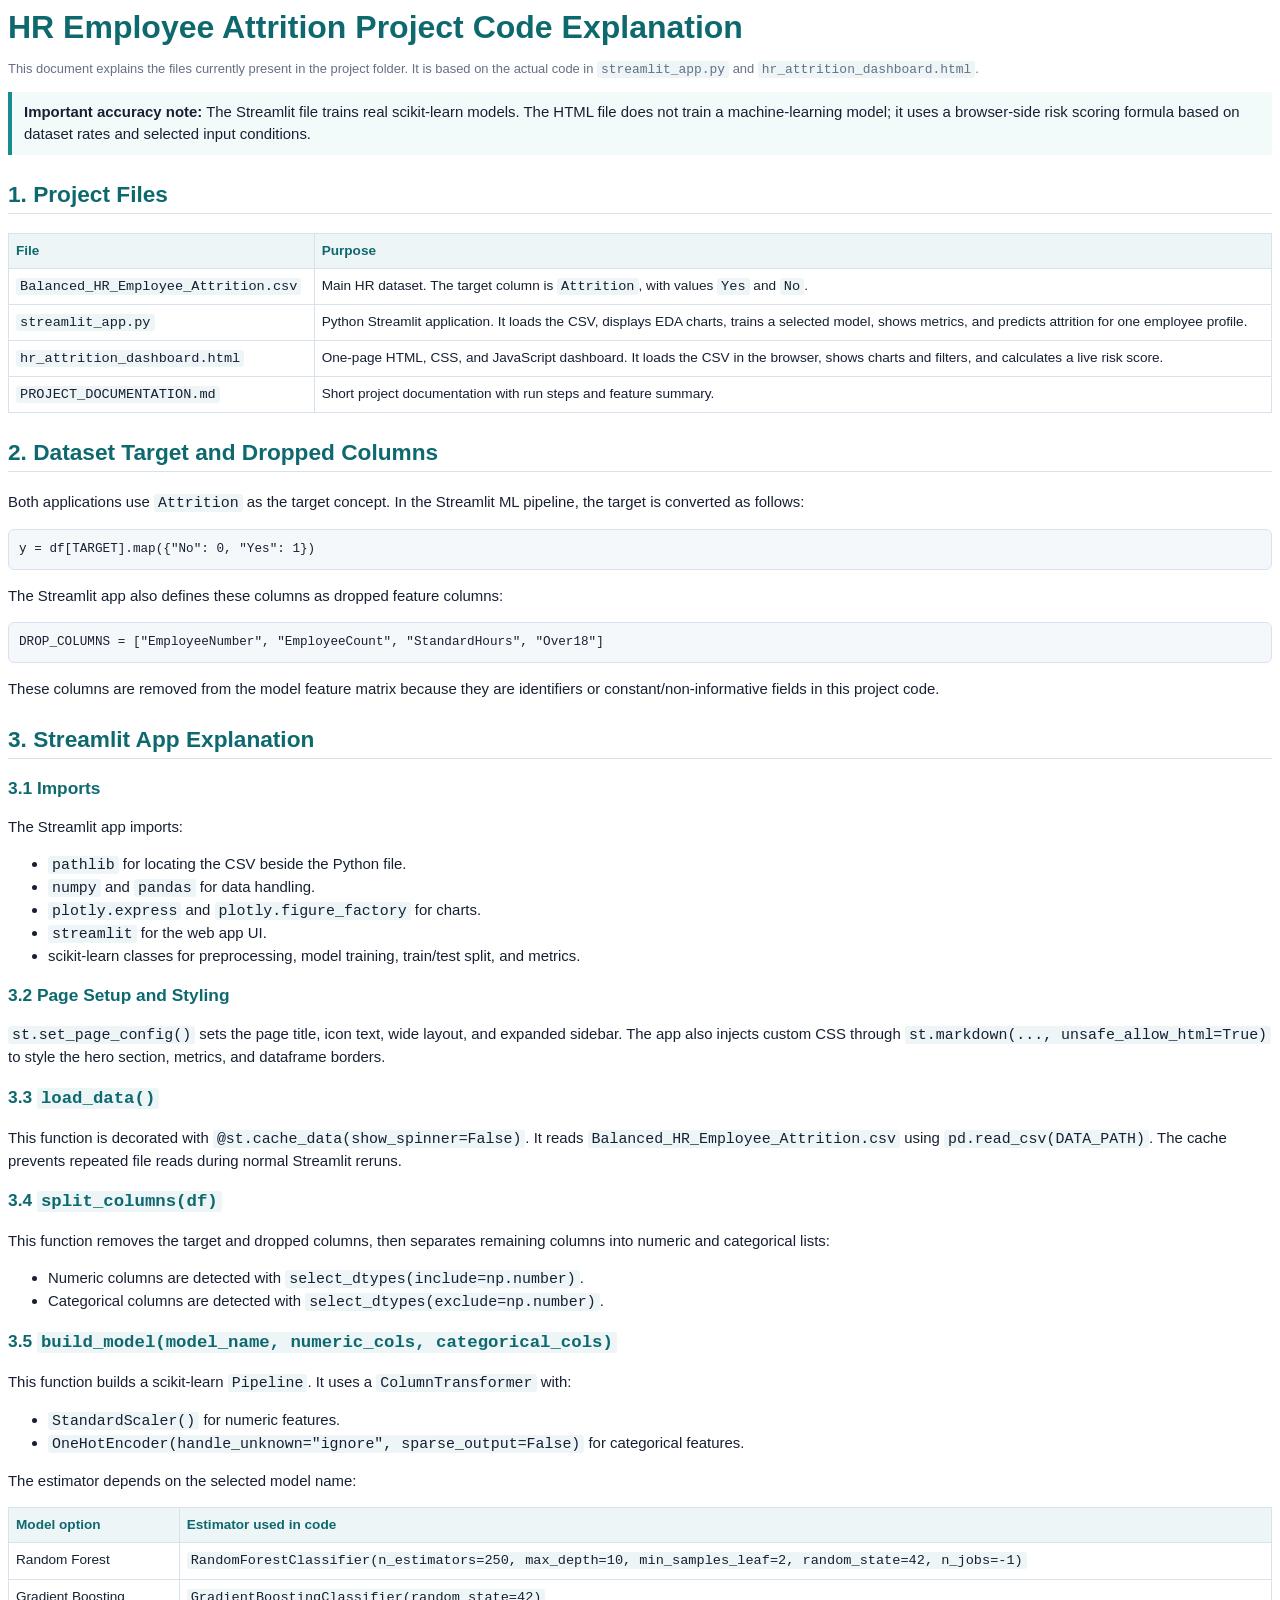
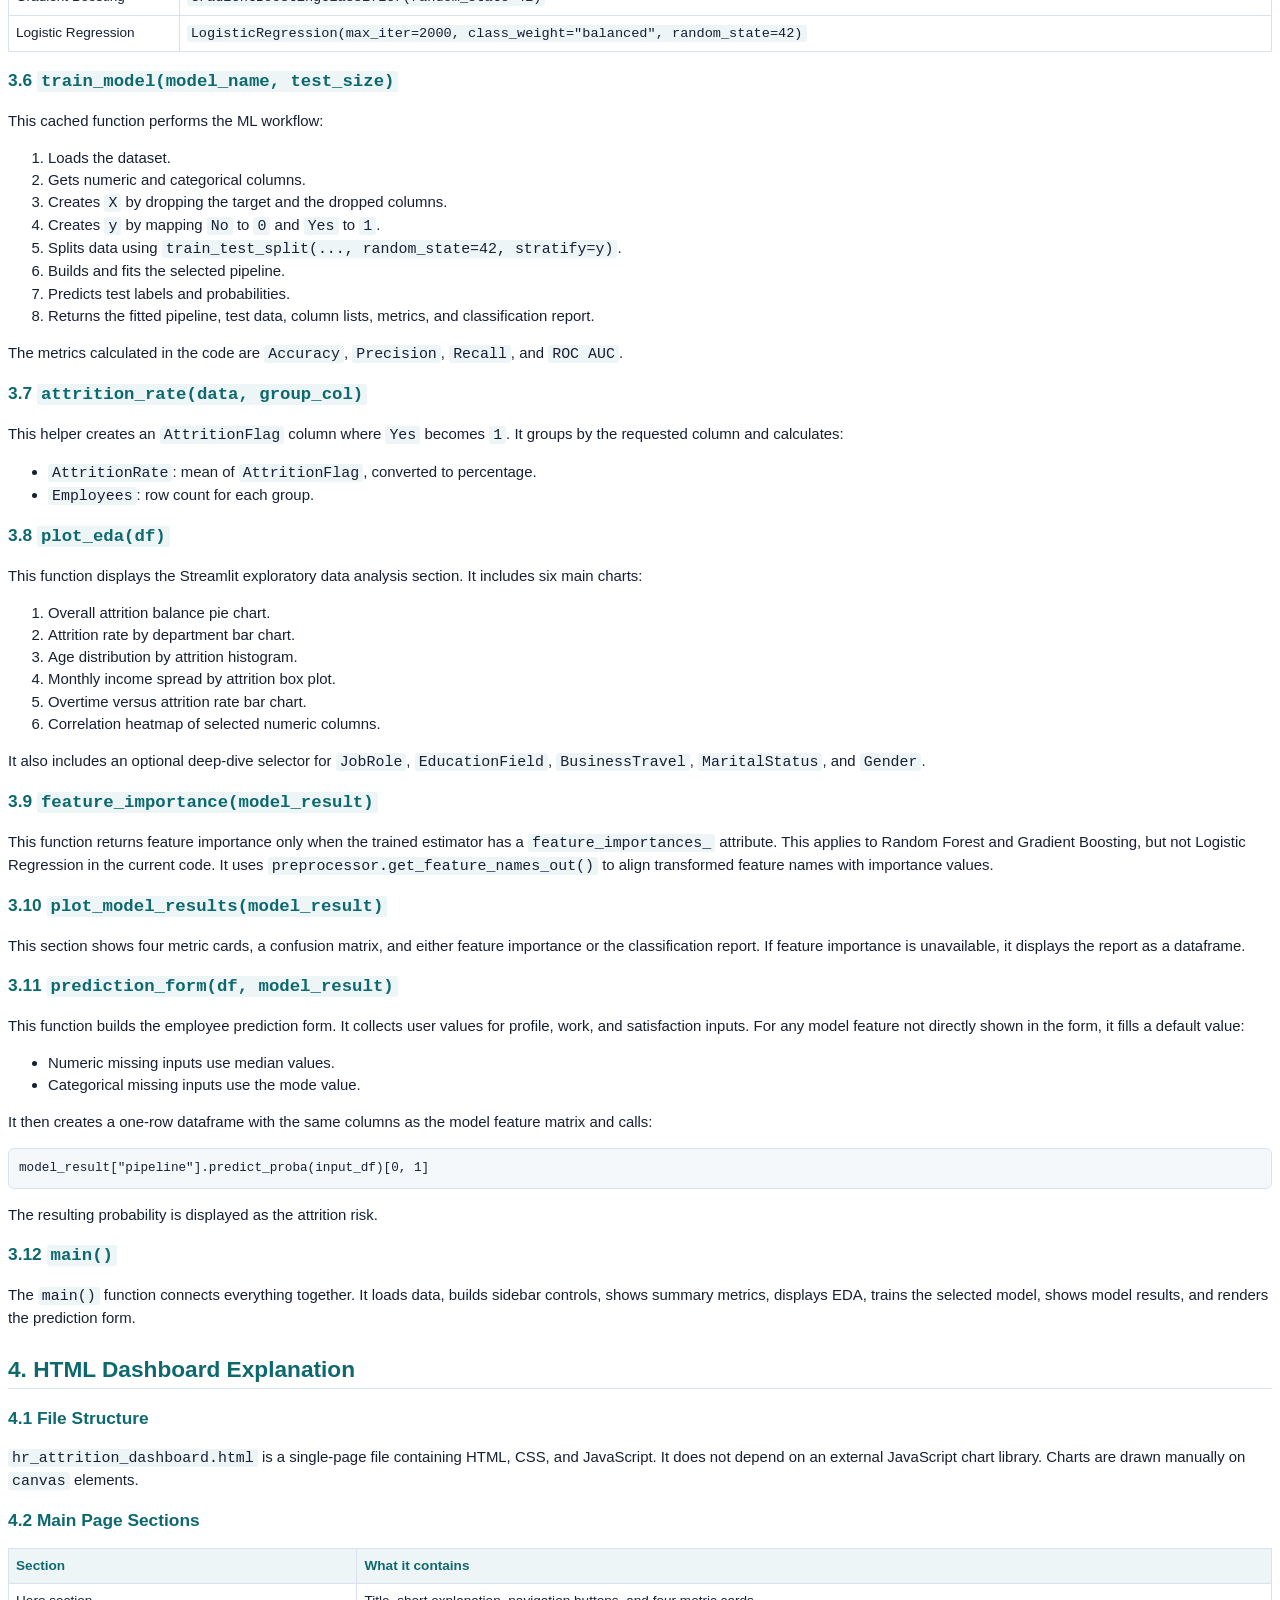
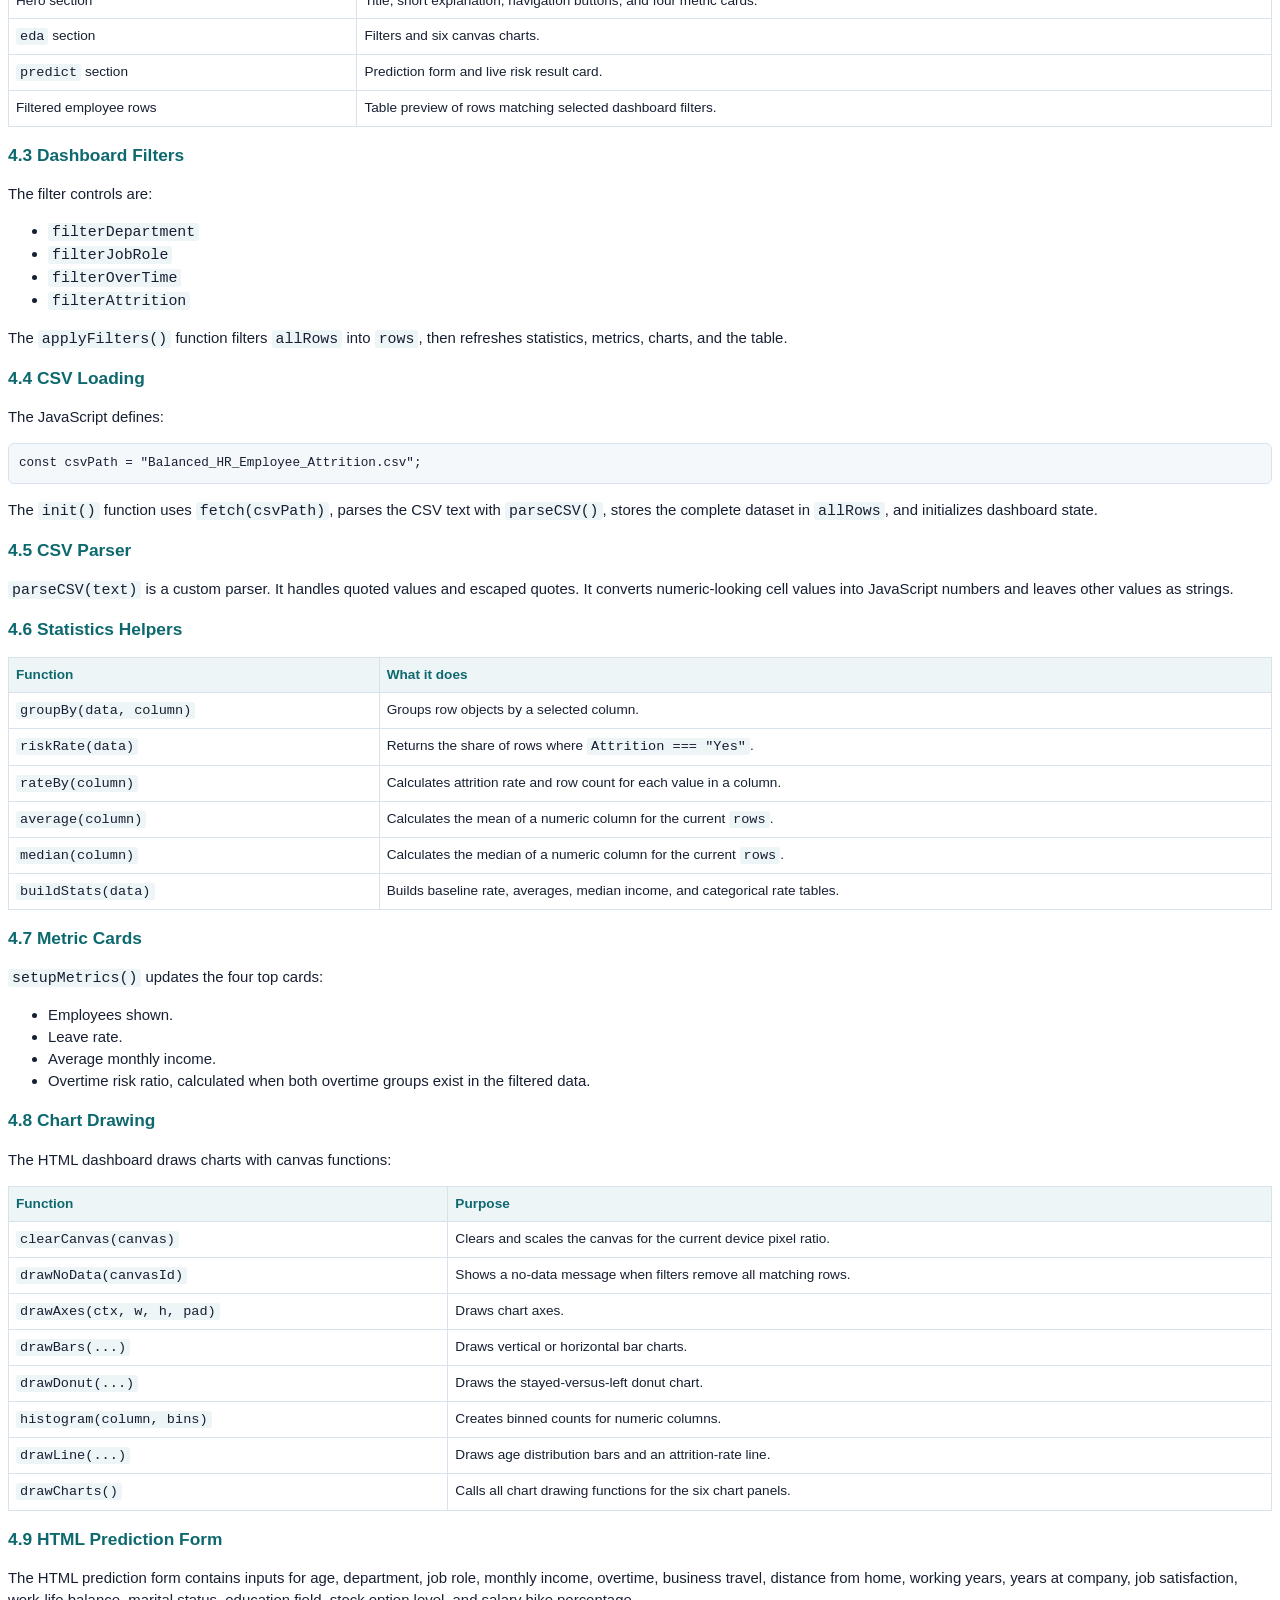
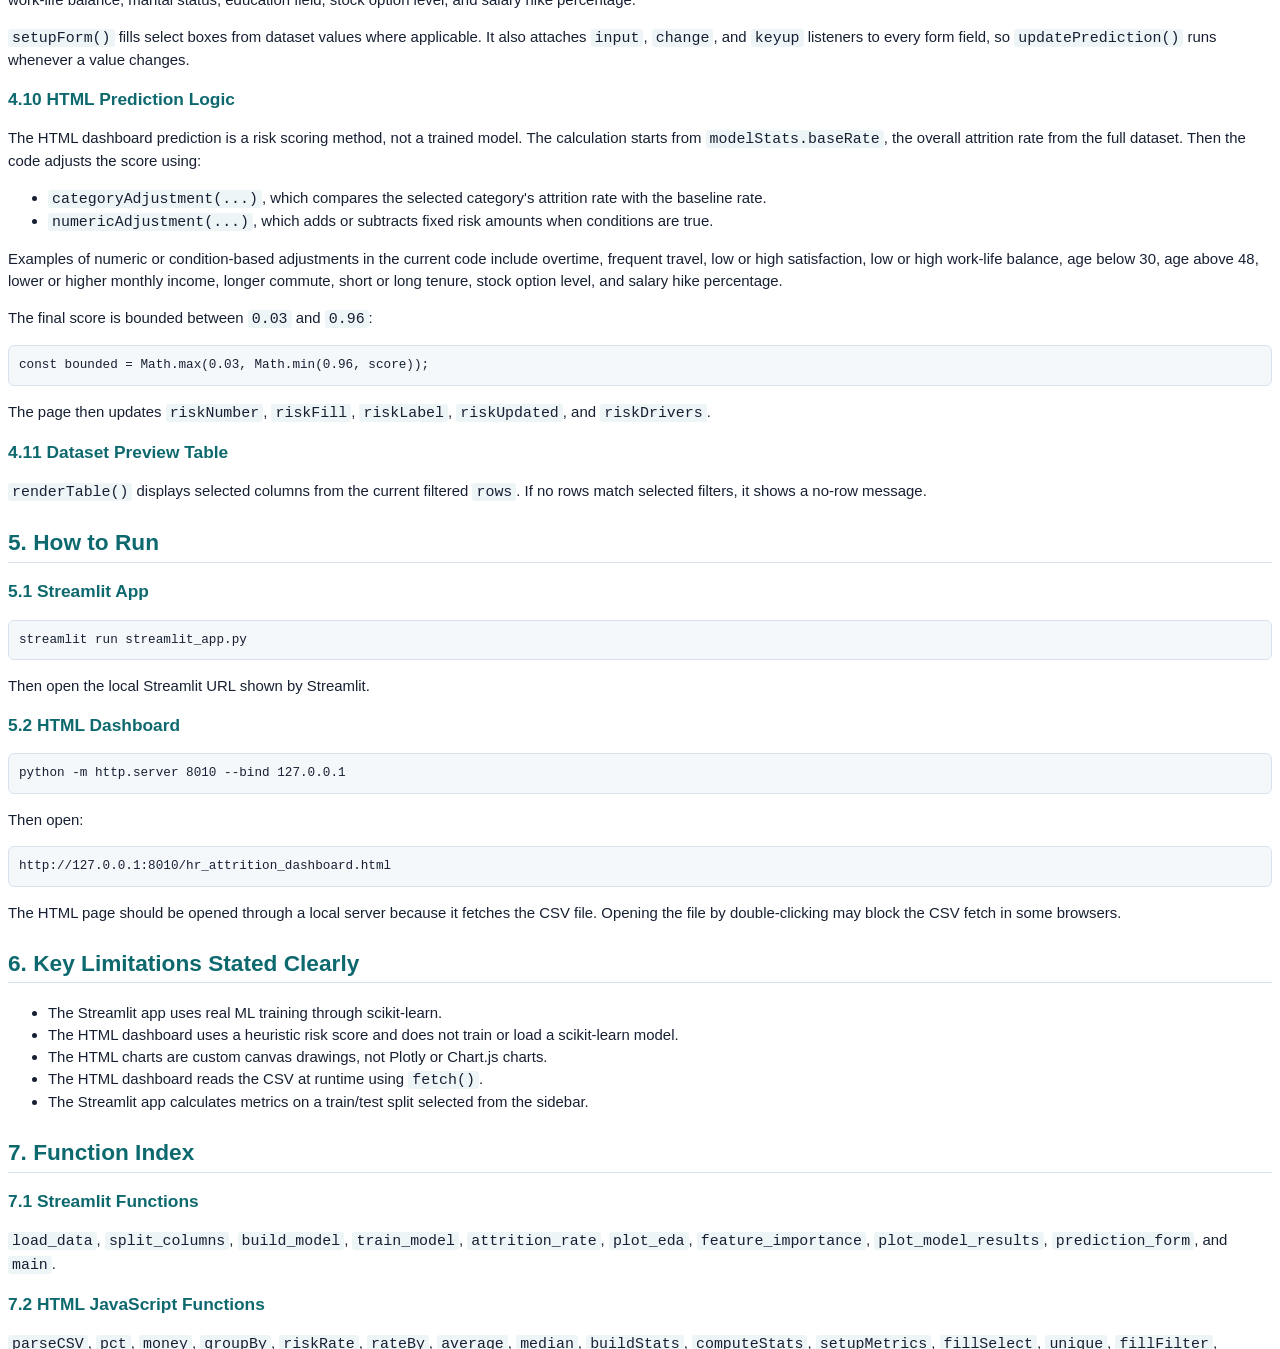
<file: CODE_EXPLANATION.html>
<!doctype html>
<html lang="en">
<head>
  <meta charset="utf-8">
  <title>HR Attrition Project Code Explanation</title>
  <style>
    @page { size: A4; margin: 18mm; }
    body {
      font-family: Arial, sans-serif;
      color: #172033;
      line-height: 1.48;
      font-size: 11.2pt;
    }
    h1, h2, h3 { color: #0e696f; line-height: 1.2; }
    h1 { font-size: 24pt; margin: 0 0 8px; }
    h2 { font-size: 17pt; margin-top: 26px; border-bottom: 1px solid #d8e2ee; padding-bottom: 5px; }
    h3 { font-size: 13pt; margin-top: 18px; }
    code {
      font-family: Consolas, monospace;
      background: #eef5f7;
      padding: 1px 4px;
      border-radius: 3px;
    }
    pre {
      background: #f5f8fb;
      border: 1px solid #d8e2ee;
      padding: 10px;
      white-space: pre-wrap;
      font-size: 9.5pt;
      border-radius: 6px;
    }
    table {
      border-collapse: collapse;
      width: 100%;
      margin: 10px 0 18px;
      font-size: 10.2pt;
    }
    th, td {
      border: 1px solid #d8e2ee;
      padding: 7px;
      vertical-align: top;
      text-align: left;
    }
    th { background: #eef5f7; color: #0e696f; }
    .note {
      border-left: 4px solid #168c8c;
      background: #f3fbfa;
      padding: 9px 12px;
      margin: 12px 0;
    }
    .small { color: #647085; font-size: 9.7pt; }
  </style>
</head>
<body>
  <h1>HR Employee Attrition Project Code Explanation</h1>
  <p class="small">This document explains the files currently present in the project folder. It is based on the actual code in <code>streamlit_app.py</code> and <code>hr_attrition_dashboard.html</code>.</p>

  <div class="note">
    <strong>Important accuracy note:</strong> The Streamlit file trains real scikit-learn models. The HTML file does not train a machine-learning model; it uses a browser-side risk scoring formula based on dataset rates and selected input conditions.
  </div>

  <h2>1. Project Files</h2>
  <table>
    <tr><th>File</th><th>Purpose</th></tr>
    <tr><td><code>Balanced_HR_Employee_Attrition.csv</code></td><td>Main HR dataset. The target column is <code>Attrition</code>, with values <code>Yes</code> and <code>No</code>.</td></tr>
    <tr><td><code>streamlit_app.py</code></td><td>Python Streamlit application. It loads the CSV, displays EDA charts, trains a selected model, shows metrics, and predicts attrition for one employee profile.</td></tr>
    <tr><td><code>hr_attrition_dashboard.html</code></td><td>One-page HTML, CSS, and JavaScript dashboard. It loads the CSV in the browser, shows charts and filters, and calculates a live risk score.</td></tr>
    <tr><td><code>PROJECT_DOCUMENTATION.md</code></td><td>Short project documentation with run steps and feature summary.</td></tr>
  </table>

  <h2>2. Dataset Target and Dropped Columns</h2>
  <p>Both applications use <code>Attrition</code> as the target concept. In the Streamlit ML pipeline, the target is converted as follows:</p>
  <pre>y = df[TARGET].map({"No": 0, "Yes": 1})</pre>
  <p>The Streamlit app also defines these columns as dropped feature columns:</p>
  <pre>DROP_COLUMNS = ["EmployeeNumber", "EmployeeCount", "StandardHours", "Over18"]</pre>
  <p>These columns are removed from the model feature matrix because they are identifiers or constant/non-informative fields in this project code.</p>

  <h2>3. Streamlit App Explanation</h2>

  <h3>3.1 Imports</h3>
  <p>The Streamlit app imports:</p>
  <ul>
    <li><code>pathlib</code> for locating the CSV beside the Python file.</li>
    <li><code>numpy</code> and <code>pandas</code> for data handling.</li>
    <li><code>plotly.express</code> and <code>plotly.figure_factory</code> for charts.</li>
    <li><code>streamlit</code> for the web app UI.</li>
    <li>scikit-learn classes for preprocessing, model training, train/test split, and metrics.</li>
  </ul>

  <h3>3.2 Page Setup and Styling</h3>
  <p><code>st.set_page_config()</code> sets the page title, icon text, wide layout, and expanded sidebar. The app also injects custom CSS through <code>st.markdown(..., unsafe_allow_html=True)</code> to style the hero section, metrics, and dataframe borders.</p>

  <h3>3.3 <code>load_data()</code></h3>
  <p>This function is decorated with <code>@st.cache_data(show_spinner=False)</code>. It reads <code>Balanced_HR_Employee_Attrition.csv</code> using <code>pd.read_csv(DATA_PATH)</code>. The cache prevents repeated file reads during normal Streamlit reruns.</p>

  <h3>3.4 <code>split_columns(df)</code></h3>
  <p>This function removes the target and dropped columns, then separates remaining columns into numeric and categorical lists:</p>
  <ul>
    <li>Numeric columns are detected with <code>select_dtypes(include=np.number)</code>.</li>
    <li>Categorical columns are detected with <code>select_dtypes(exclude=np.number)</code>.</li>
  </ul>

  <h3>3.5 <code>build_model(model_name, numeric_cols, categorical_cols)</code></h3>
  <p>This function builds a scikit-learn <code>Pipeline</code>. It uses a <code>ColumnTransformer</code> with:</p>
  <ul>
    <li><code>StandardScaler()</code> for numeric features.</li>
    <li><code>OneHotEncoder(handle_unknown="ignore", sparse_output=False)</code> for categorical features.</li>
  </ul>
  <p>The estimator depends on the selected model name:</p>
  <table>
    <tr><th>Model option</th><th>Estimator used in code</th></tr>
    <tr><td>Random Forest</td><td><code>RandomForestClassifier(n_estimators=250, max_depth=10, min_samples_leaf=2, random_state=42, n_jobs=-1)</code></td></tr>
    <tr><td>Gradient Boosting</td><td><code>GradientBoostingClassifier(random_state=42)</code></td></tr>
    <tr><td>Logistic Regression</td><td><code>LogisticRegression(max_iter=2000, class_weight="balanced", random_state=42)</code></td></tr>
  </table>

  <h3>3.6 <code>train_model(model_name, test_size)</code></h3>
  <p>This cached function performs the ML workflow:</p>
  <ol>
    <li>Loads the dataset.</li>
    <li>Gets numeric and categorical columns.</li>
    <li>Creates <code>X</code> by dropping the target and the dropped columns.</li>
    <li>Creates <code>y</code> by mapping <code>No</code> to <code>0</code> and <code>Yes</code> to <code>1</code>.</li>
    <li>Splits data using <code>train_test_split(..., random_state=42, stratify=y)</code>.</li>
    <li>Builds and fits the selected pipeline.</li>
    <li>Predicts test labels and probabilities.</li>
    <li>Returns the fitted pipeline, test data, column lists, metrics, and classification report.</li>
  </ol>
  <p>The metrics calculated in the code are <code>Accuracy</code>, <code>Precision</code>, <code>Recall</code>, and <code>ROC AUC</code>.</p>

  <h3>3.7 <code>attrition_rate(data, group_col)</code></h3>
  <p>This helper creates an <code>AttritionFlag</code> column where <code>Yes</code> becomes <code>1</code>. It groups by the requested column and calculates:</p>
  <ul>
    <li><code>AttritionRate</code>: mean of <code>AttritionFlag</code>, converted to percentage.</li>
    <li><code>Employees</code>: row count for each group.</li>
  </ul>

  <h3>3.8 <code>plot_eda(df)</code></h3>
  <p>This function displays the Streamlit exploratory data analysis section. It includes six main charts:</p>
  <ol>
    <li>Overall attrition balance pie chart.</li>
    <li>Attrition rate by department bar chart.</li>
    <li>Age distribution by attrition histogram.</li>
    <li>Monthly income spread by attrition box plot.</li>
    <li>Overtime versus attrition rate bar chart.</li>
    <li>Correlation heatmap of selected numeric columns.</li>
  </ol>
  <p>It also includes an optional deep-dive selector for <code>JobRole</code>, <code>EducationField</code>, <code>BusinessTravel</code>, <code>MaritalStatus</code>, and <code>Gender</code>.</p>

  <h3>3.9 <code>feature_importance(model_result)</code></h3>
  <p>This function returns feature importance only when the trained estimator has a <code>feature_importances_</code> attribute. This applies to Random Forest and Gradient Boosting, but not Logistic Regression in the current code. It uses <code>preprocessor.get_feature_names_out()</code> to align transformed feature names with importance values.</p>

  <h3>3.10 <code>plot_model_results(model_result)</code></h3>
  <p>This section shows four metric cards, a confusion matrix, and either feature importance or the classification report. If feature importance is unavailable, it displays the report as a dataframe.</p>

  <h3>3.11 <code>prediction_form(df, model_result)</code></h3>
  <p>This function builds the employee prediction form. It collects user values for profile, work, and satisfaction inputs. For any model feature not directly shown in the form, it fills a default value:</p>
  <ul>
    <li>Numeric missing inputs use median values.</li>
    <li>Categorical missing inputs use the mode value.</li>
  </ul>
  <p>It then creates a one-row dataframe with the same columns as the model feature matrix and calls:</p>
  <pre>model_result["pipeline"].predict_proba(input_df)[0, 1]</pre>
  <p>The resulting probability is displayed as the attrition risk.</p>

  <h3>3.12 <code>main()</code></h3>
  <p>The <code>main()</code> function connects everything together. It loads data, builds sidebar controls, shows summary metrics, displays EDA, trains the selected model, shows model results, and renders the prediction form.</p>

  <h2>4. HTML Dashboard Explanation</h2>

  <h3>4.1 File Structure</h3>
  <p><code>hr_attrition_dashboard.html</code> is a single-page file containing HTML, CSS, and JavaScript. It does not depend on an external JavaScript chart library. Charts are drawn manually on <code>canvas</code> elements.</p>

  <h3>4.2 Main Page Sections</h3>
  <table>
    <tr><th>Section</th><th>What it contains</th></tr>
    <tr><td>Hero section</td><td>Title, short explanation, navigation buttons, and four metric cards.</td></tr>
    <tr><td><code>eda</code> section</td><td>Filters and six canvas charts.</td></tr>
    <tr><td><code>predict</code> section</td><td>Prediction form and live risk result card.</td></tr>
    <tr><td>Filtered employee rows</td><td>Table preview of rows matching selected dashboard filters.</td></tr>
  </table>

  <h3>4.3 Dashboard Filters</h3>
  <p>The filter controls are:</p>
  <ul>
    <li><code>filterDepartment</code></li>
    <li><code>filterJobRole</code></li>
    <li><code>filterOverTime</code></li>
    <li><code>filterAttrition</code></li>
  </ul>
  <p>The <code>applyFilters()</code> function filters <code>allRows</code> into <code>rows</code>, then refreshes statistics, metrics, charts, and the table.</p>

  <h3>4.4 CSV Loading</h3>
  <p>The JavaScript defines:</p>
  <pre>const csvPath = "Balanced_HR_Employee_Attrition.csv";</pre>
  <p>The <code>init()</code> function uses <code>fetch(csvPath)</code>, parses the CSV text with <code>parseCSV()</code>, stores the complete dataset in <code>allRows</code>, and initializes dashboard state.</p>

  <h3>4.5 CSV Parser</h3>
  <p><code>parseCSV(text)</code> is a custom parser. It handles quoted values and escaped quotes. It converts numeric-looking cell values into JavaScript numbers and leaves other values as strings.</p>

  <h3>4.6 Statistics Helpers</h3>
  <table>
    <tr><th>Function</th><th>What it does</th></tr>
    <tr><td><code>groupBy(data, column)</code></td><td>Groups row objects by a selected column.</td></tr>
    <tr><td><code>riskRate(data)</code></td><td>Returns the share of rows where <code>Attrition === "Yes"</code>.</td></tr>
    <tr><td><code>rateBy(column)</code></td><td>Calculates attrition rate and row count for each value in a column.</td></tr>
    <tr><td><code>average(column)</code></td><td>Calculates the mean of a numeric column for the current <code>rows</code>.</td></tr>
    <tr><td><code>median(column)</code></td><td>Calculates the median of a numeric column for the current <code>rows</code>.</td></tr>
    <tr><td><code>buildStats(data)</code></td><td>Builds baseline rate, averages, median income, and categorical rate tables.</td></tr>
  </table>

  <h3>4.7 Metric Cards</h3>
  <p><code>setupMetrics()</code> updates the four top cards:</p>
  <ul>
    <li>Employees shown.</li>
    <li>Leave rate.</li>
    <li>Average monthly income.</li>
    <li>Overtime risk ratio, calculated when both overtime groups exist in the filtered data.</li>
  </ul>

  <h3>4.8 Chart Drawing</h3>
  <p>The HTML dashboard draws charts with canvas functions:</p>
  <table>
    <tr><th>Function</th><th>Purpose</th></tr>
    <tr><td><code>clearCanvas(canvas)</code></td><td>Clears and scales the canvas for the current device pixel ratio.</td></tr>
    <tr><td><code>drawNoData(canvasId)</code></td><td>Shows a no-data message when filters remove all matching rows.</td></tr>
    <tr><td><code>drawAxes(ctx, w, h, pad)</code></td><td>Draws chart axes.</td></tr>
    <tr><td><code>drawBars(...)</code></td><td>Draws vertical or horizontal bar charts.</td></tr>
    <tr><td><code>drawDonut(...)</code></td><td>Draws the stayed-versus-left donut chart.</td></tr>
    <tr><td><code>histogram(column, bins)</code></td><td>Creates binned counts for numeric columns.</td></tr>
    <tr><td><code>drawLine(...)</code></td><td>Draws age distribution bars and an attrition-rate line.</td></tr>
    <tr><td><code>drawCharts()</code></td><td>Calls all chart drawing functions for the six chart panels.</td></tr>
  </table>

  <h3>4.9 HTML Prediction Form</h3>
  <p>The HTML prediction form contains inputs for age, department, job role, monthly income, overtime, business travel, distance from home, working years, years at company, job satisfaction, work-life balance, marital status, education field, stock option level, and salary hike percentage.</p>
  <p><code>setupForm()</code> fills select boxes from dataset values where applicable. It also attaches <code>input</code>, <code>change</code>, and <code>keyup</code> listeners to every form field, so <code>updatePrediction()</code> runs whenever a value changes.</p>

  <h3>4.10 HTML Prediction Logic</h3>
  <p>The HTML dashboard prediction is a risk scoring method, not a trained model. The calculation starts from <code>modelStats.baseRate</code>, the overall attrition rate from the full dataset. Then the code adjusts the score using:</p>
  <ul>
    <li><code>categoryAdjustment(...)</code>, which compares the selected category's attrition rate with the baseline rate.</li>
    <li><code>numericAdjustment(...)</code>, which adds or subtracts fixed risk amounts when conditions are true.</li>
  </ul>
  <p>Examples of numeric or condition-based adjustments in the current code include overtime, frequent travel, low or high satisfaction, low or high work-life balance, age below 30, age above 48, lower or higher monthly income, longer commute, short or long tenure, stock option level, and salary hike percentage.</p>
  <p>The final score is bounded between <code>0.03</code> and <code>0.96</code>:</p>
  <pre>const bounded = Math.max(0.03, Math.min(0.96, score));</pre>
  <p>The page then updates <code>riskNumber</code>, <code>riskFill</code>, <code>riskLabel</code>, <code>riskUpdated</code>, and <code>riskDrivers</code>.</p>

  <h3>4.11 Dataset Preview Table</h3>
  <p><code>renderTable()</code> displays selected columns from the current filtered <code>rows</code>. If no rows match selected filters, it shows a no-row message.</p>

  <h2>5. How to Run</h2>
  <h3>5.1 Streamlit App</h3>
  <pre>streamlit run streamlit_app.py</pre>
  <p>Then open the local Streamlit URL shown by Streamlit.</p>

  <h3>5.2 HTML Dashboard</h3>
  <pre>python -m http.server 8010 --bind 127.0.0.1</pre>
  <p>Then open:</p>
  <pre>http://127.0.0.1:8010/hr_attrition_dashboard.html</pre>
  <p>The HTML page should be opened through a local server because it fetches the CSV file. Opening the file by double-clicking may block the CSV fetch in some browsers.</p>

  <h2>6. Key Limitations Stated Clearly</h2>
  <ul>
    <li>The Streamlit app uses real ML training through scikit-learn.</li>
    <li>The HTML dashboard uses a heuristic risk score and does not train or load a scikit-learn model.</li>
    <li>The HTML charts are custom canvas drawings, not Plotly or Chart.js charts.</li>
    <li>The HTML dashboard reads the CSV at runtime using <code>fetch()</code>.</li>
    <li>The Streamlit app calculates metrics on a train/test split selected from the sidebar.</li>
  </ul>

  <h2>7. Function Index</h2>
  <h3>7.1 Streamlit Functions</h3>
  <p><code>load_data</code>, <code>split_columns</code>, <code>build_model</code>, <code>train_model</code>, <code>attrition_rate</code>, <code>plot_eda</code>, <code>feature_importance</code>, <code>plot_model_results</code>, <code>prediction_form</code>, and <code>main</code>.</p>

  <h3>7.2 HTML JavaScript Functions</h3>
  <p><code>parseCSV</code>, <code>pct</code>, <code>money</code>, <code>groupBy</code>, <code>riskRate</code>, <code>rateBy</code>, <code>average</code>, <code>median</code>, <code>buildStats</code>, <code>computeStats</code>, <code>setupMetrics</code>, <code>fillSelect</code>, <code>unique</code>, <code>fillFilter</code>, <code>setupFilters</code>, <code>applyFilters</code>, <code>setupForm</code>, <code>categoryAdjustment</code>, <code>numericAdjustment</code>, <code>updatePrediction</code>, <code>clearCanvas</code>, <code>drawNoData</code>, <code>drawAxes</code>, <code>drawBars</code>, <code>drawDonut</code>, <code>histogram</code>, <code>drawLine</code>, <code>drawCharts</code>, <code>renderTable</code>, and <code>init</code>.</p>
</body>
</html>
</file>
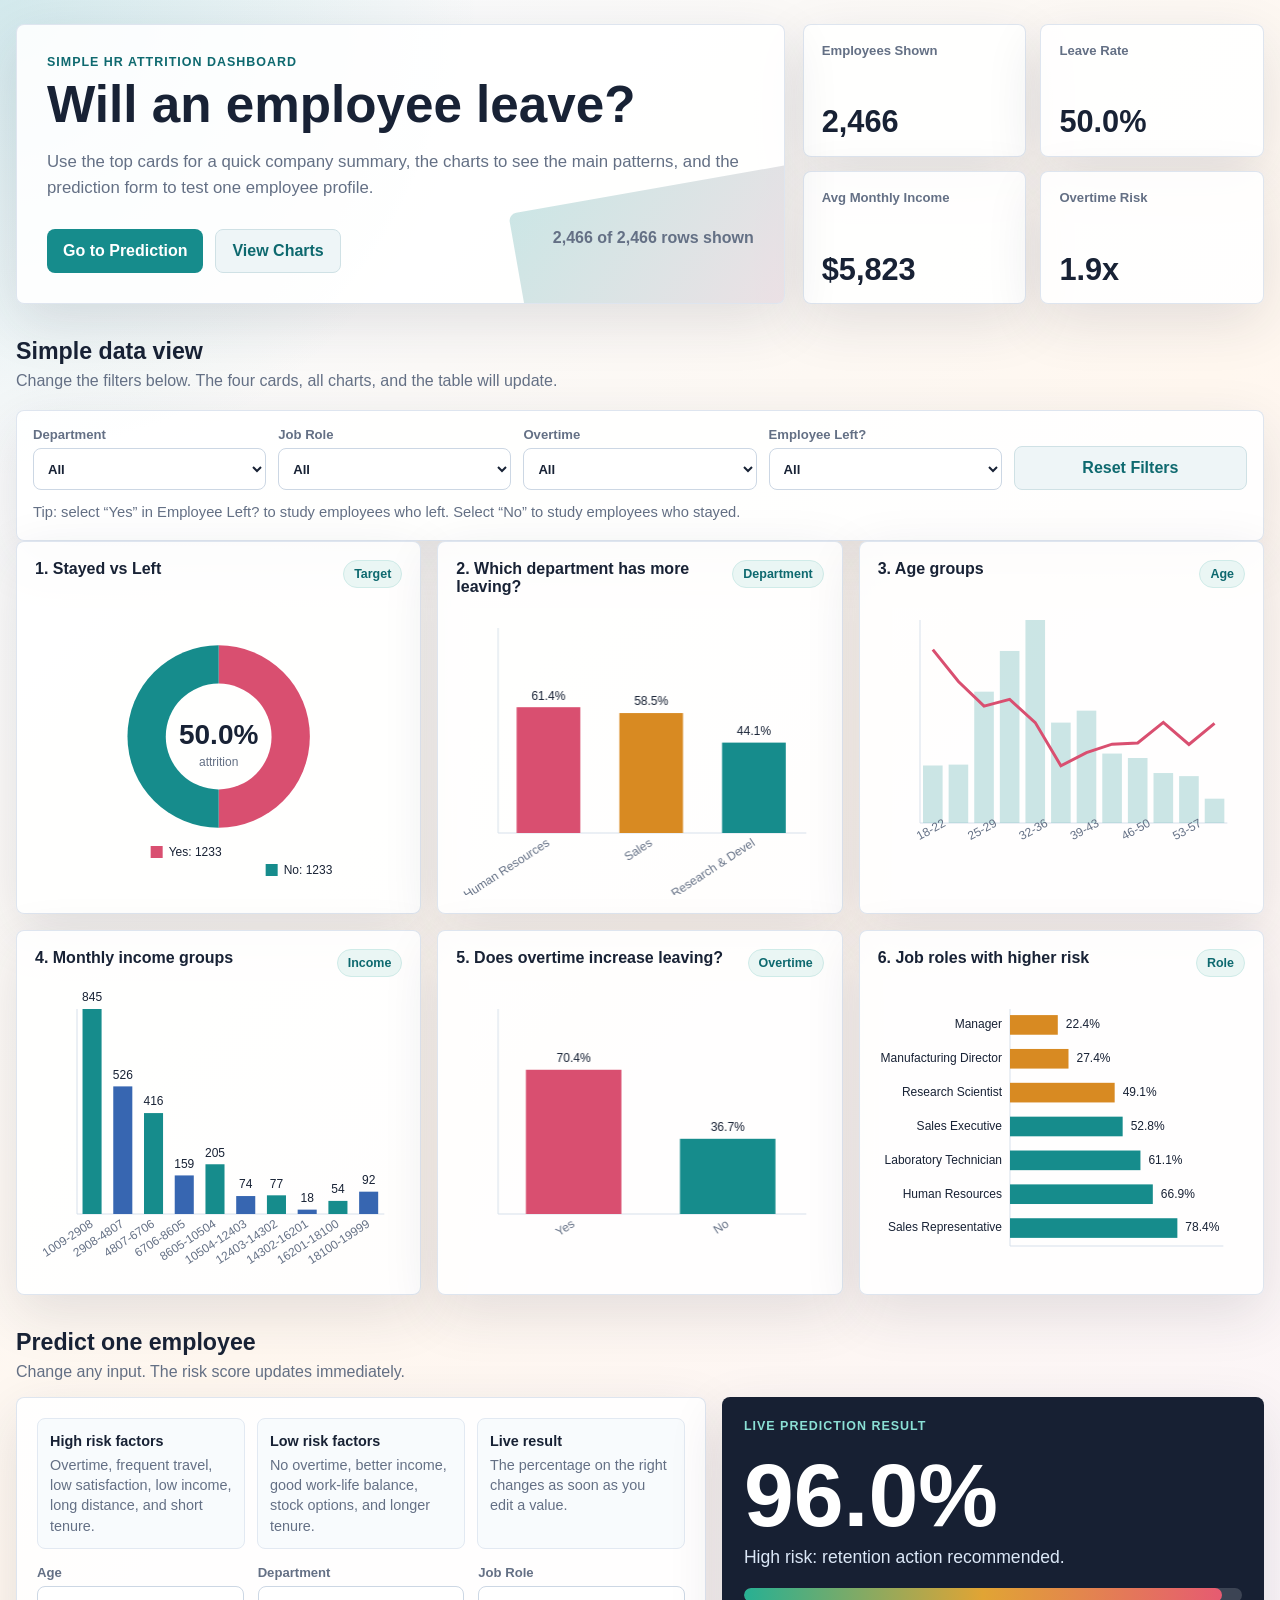
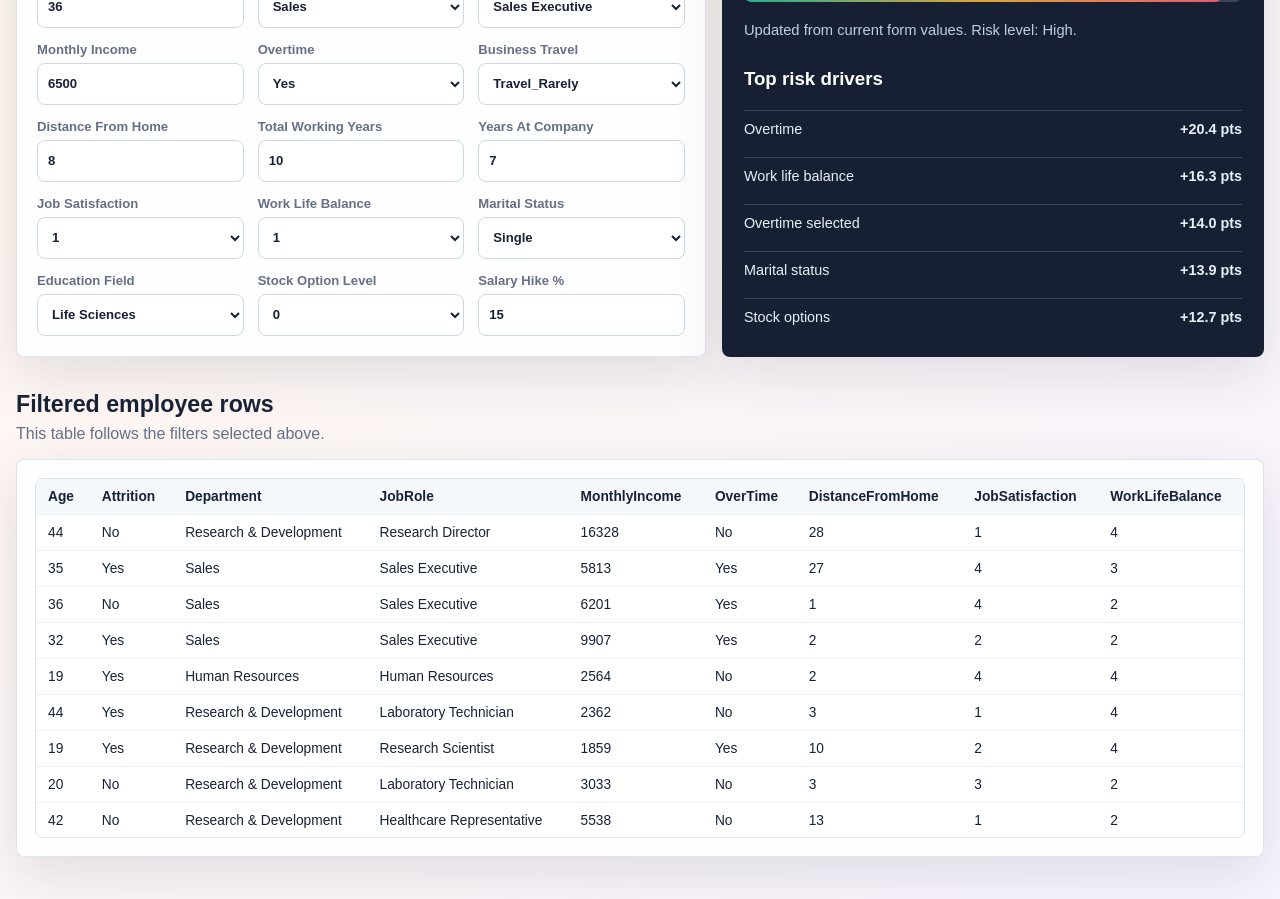
<file: hr_attrition_dashboard.html>
<!doctype html>
<html lang="en">
<head>
  <meta charset="utf-8" />
  <meta name="viewport" content="width=device-width, initial-scale=1" />
  <title>HR Attrition Intelligence Dashboard</title>
  <style>
    :root {
      --ink: #182235;
      --muted: #647085;
      --line: #dbe3ee;
      --paper: #fbfcff;
      --panel: #ffffff;
      --teal: #168c8c;
      --teal-dark: #0e696f;
      --rose: #d94f70;
      --amber: #d88a22;
      --blue: #3766b1;
      --shadow: 0 18px 55px rgba(30, 44, 69, 0.12);
    }

    * { box-sizing: border-box; }

    body {
      margin: 0;
      min-height: 100vh;
      font-family: Inter, Segoe UI, Roboto, Arial, sans-serif;
      color: var(--ink);
      background:
        radial-gradient(circle at top left, rgba(22, 140, 140, 0.16), transparent 30rem),
        linear-gradient(135deg, #f7fbff 0%, #fff7ef 42%, #f8f4ff 100%);
    }

    button, input, select { font: inherit; }

    .page {
      width: min(1480px, calc(100% - 32px));
      margin: 0 auto;
      padding: 24px 0 42px;
    }

    .hero {
      display: grid;
      grid-template-columns: minmax(0, 1.25fr) minmax(320px, 0.75fr);
      gap: 18px;
      align-items: stretch;
      min-height: 240px;
    }

    .hero-main, .panel, .metric, .form-panel, .filter-panel {
      background: rgba(255, 255, 255, 0.88);
      border: 1px solid rgba(219, 227, 238, 0.9);
      border-radius: 8px;
      box-shadow: var(--shadow);
    }

    .hero-main {
      padding: 30px;
      display: flex;
      flex-direction: column;
      justify-content: space-between;
      overflow: hidden;
      position: relative;
    }

    .hero-main::after {
      content: "";
      position: absolute;
      inset: auto -80px -90px auto;
      width: 340px;
      height: 210px;
      background: linear-gradient(135deg, rgba(22, 140, 140, 0.22), rgba(217, 79, 112, 0.18));
      transform: rotate(-10deg);
      border-radius: 8px;
      z-index: 0;
    }

    .hero-main > * { position: relative; z-index: 1; }

    .eyebrow {
      margin: 0 0 10px;
      color: var(--teal-dark);
      text-transform: uppercase;
      letter-spacing: 0.08em;
      font-weight: 800;
      font-size: 0.78rem;
    }

    h1 {
      margin: 0;
      font-size: clamp(2rem, 4vw, 4.4rem);
      line-height: 1.02;
      letter-spacing: 0;
      max-width: 840px;
    }

    .subtitle {
      margin: 18px 0 0;
      color: var(--muted);
      font-size: 1.05rem;
      max-width: 760px;
      line-height: 1.55;
    }

    .hero-actions {
      display: flex;
      gap: 12px;
      flex-wrap: wrap;
      margin-top: 28px;
    }

    .btn {
      border: 0;
      border-radius: 8px;
      color: white;
      background: var(--teal);
      padding: 12px 16px;
      font-weight: 800;
      cursor: pointer;
      transition: transform 0.18s ease, background 0.18s ease;
    }

    .btn:hover { transform: translateY(-1px); background: var(--teal-dark); }

    .btn.secondary {
      background: #eef5f7;
      color: var(--teal-dark);
      border: 1px solid #cfe1e5;
    }

    .hero-side {
      display: grid;
      grid-template-columns: 1fr 1fr;
      gap: 14px;
    }

    .metric {
      padding: 18px;
      min-height: 110px;
      display: flex;
      flex-direction: column;
      justify-content: space-between;
    }

    .metric span {
      color: var(--muted);
      font-size: 0.82rem;
      font-weight: 700;
    }

    .metric strong {
      font-size: clamp(1.55rem, 2.4vw, 2.2rem);
      line-height: 1;
    }

    .section-title {
      margin: 34px 0 14px;
      display: flex;
      align-items: end;
      justify-content: space-between;
      gap: 16px;
    }

    h2 {
      font-size: 1.45rem;
      margin: 0;
      letter-spacing: 0;
    }

    .hint {
      color: var(--muted);
      margin: 4px 0 0;
      line-height: 1.45;
    }

    .grid {
      display: grid;
      grid-template-columns: repeat(3, minmax(0, 1fr));
      gap: 16px;
    }

    .panel {
      padding: 18px;
      min-height: 360px;
    }

    .panel.wide { grid-column: span 2; }

    .panel-head {
      display: flex;
      align-items: start;
      justify-content: space-between;
      gap: 10px;
      margin-bottom: 14px;
    }

    .panel h3 {
      margin: 0;
      font-size: 1rem;
    }

    .chip {
      color: var(--teal-dark);
      background: #eaf6f4;
      border: 1px solid #cfebe8;
      border-radius: 999px;
      padding: 6px 10px;
      font-size: 0.78rem;
      font-weight: 800;
      white-space: nowrap;
    }

    canvas { width: 100%; height: 285px; display: block; }

    .prediction-layout {
      display: grid;
      grid-template-columns: minmax(0, 1.12fr) minmax(340px, 0.88fr);
      gap: 16px;
    }

    .form-panel { padding: 20px; }

    .filter-panel {
      padding: 16px;
      margin-top: 18px;
    }

    .filter-grid {
      display: grid;
      grid-template-columns: repeat(5, minmax(0, 1fr));
      gap: 12px;
      align-items: end;
    }

    .empty-state {
      height: 100%;
      min-height: 180px;
      display: grid;
      place-items: center;
      color: var(--muted);
      text-align: center;
      border: 1px dashed var(--line);
      border-radius: 8px;
      padding: 18px;
    }

    .form-grid {
      display: grid;
      grid-template-columns: repeat(3, minmax(0, 1fr));
      gap: 14px;
    }

    label {
      display: grid;
      gap: 6px;
      color: var(--muted);
      font-size: 0.82rem;
      font-weight: 800;
    }

    input, select {
      width: 100%;
      min-height: 42px;
      border: 1px solid #ccd7e4;
      border-radius: 8px;
      padding: 9px 10px;
      color: var(--ink);
      background: white;
      outline: none;
    }

    input:focus, select:focus {
      border-color: var(--teal);
      box-shadow: 0 0 0 3px rgba(22, 140, 140, 0.14);
    }

    .result-card {
      min-height: 100%;
      padding: 22px;
      background: #172033;
      color: white;
      border-radius: 8px;
      box-shadow: var(--shadow);
      display: flex;
      flex-direction: column;
      justify-content: space-between;
    }

    .risk-number {
      font-size: clamp(3rem, 7vw, 6rem);
      line-height: 1;
      font-weight: 900;
      margin: 18px 0 6px;
    }

    .risk-label {
      font-size: 1.1rem;
      color: #dbe7f7;
      margin: 0 0 20px;
    }

    .risk-bar {
      height: 14px;
      border-radius: 999px;
      background: rgba(255, 255, 255, 0.16);
      overflow: hidden;
      margin: 10px 0 18px;
    }

    .risk-fill {
      height: 100%;
      width: 0%;
      border-radius: inherit;
      background: linear-gradient(90deg, #27b093, #e1a434, #e65b71);
      transition: width 0.28s ease;
    }

    .drivers {
      display: grid;
      gap: 10px;
      margin-top: 20px;
    }

    .driver {
      display: flex;
      justify-content: space-between;
      gap: 12px;
      padding: 10px 0;
      border-top: 1px solid rgba(255, 255, 255, 0.16);
      color: #e9eff7;
      font-size: 0.9rem;
    }

    .simple-note {
      margin: 12px 0 0;
      color: var(--muted);
      font-size: 0.92rem;
      line-height: 1.45;
    }

    .explain-row {
      display: grid;
      grid-template-columns: repeat(3, minmax(0, 1fr));
      gap: 12px;
      margin-top: 14px;
    }

    .explain-box {
      border: 1px solid #e2e9f2;
      border-radius: 8px;
      padding: 12px;
      background: #f8fbfd;
      color: var(--muted);
      font-size: 0.9rem;
      line-height: 1.4;
    }

    .explain-box strong {
      display: block;
      color: var(--ink);
      margin-bottom: 4px;
    }

    .table-wrap {
      overflow: auto;
      max-height: 360px;
      border: 1px solid var(--line);
      border-radius: 8px;
    }

    table {
      width: 100%;
      border-collapse: collapse;
      min-width: 760px;
      background: white;
    }

    th, td {
      text-align: left;
      padding: 10px 12px;
      border-bottom: 1px solid #edf1f6;
      font-size: 0.86rem;
      white-space: nowrap;
    }

    th {
      position: sticky;
      top: 0;
      background: #f4f8fb;
      z-index: 1;
    }

    .status {
      color: var(--muted);
      font-weight: 800;
      margin-left: auto;
    }

    @media (max-width: 1100px) {
      .hero, .prediction-layout { grid-template-columns: 1fr; }
      .grid { grid-template-columns: repeat(2, minmax(0, 1fr)); }
      .filter-grid, .explain-row { grid-template-columns: repeat(2, minmax(0, 1fr)); }
      .panel.wide { grid-column: span 1; }
    }

    @media (max-width: 760px) {
      .page { width: min(100% - 20px, 1480px); padding-top: 10px; }
      .hero-side, .grid, .form-grid, .filter-grid, .explain-row { grid-template-columns: 1fr; }
      .hero-main, .panel, .form-panel, .result-card { padding: 16px; }
      .section-title { display: block; }
      canvas { height: 250px; }
    }
  </style>
</head>
<body>
  <main class="page">
    <section class="hero">
      <div class="hero-main">
        <div>
          <p class="eyebrow">Simple HR attrition dashboard</p>
          <h1>Will an employee leave?</h1>
          <p class="subtitle">Use the top cards for a quick company summary, the charts to see the main patterns, and the prediction form to test one employee profile.</p>
        </div>
        <div class="hero-actions">
          <button class="btn" onclick="document.getElementById('predict').scrollIntoView({behavior:'smooth'})">Go to Prediction</button>
          <button class="btn secondary" onclick="document.getElementById('eda').scrollIntoView({behavior:'smooth'})">View Charts</button>
          <span class="status" id="loadStatus">Loading data...</span>
        </div>
      </div>

      <div class="hero-side">
        <article class="metric"><span>Employees Shown</span><strong id="metricRows">--</strong></article>
        <article class="metric"><span>Leave Rate</span><strong id="metricAttrition">--</strong></article>
        <article class="metric"><span>Avg Monthly Income</span><strong id="metricIncome">--</strong></article>
        <article class="metric"><span>Overtime Risk</span><strong id="metricOvertime">--</strong></article>
      </div>
    </section>

    <section id="eda">
      <div class="section-title">
        <div>
          <h2>Simple data view</h2>
          <p class="hint">Change the filters below. The four cards, all charts, and the table will update.</p>
        </div>
      </div>

      <div class="filter-panel">
        <div class="filter-grid">
          <label>Department<select id="filterDepartment"></select></label>
          <label>Job Role<select id="filterJobRole"></select></label>
          <label>Overtime<select id="filterOverTime"></select></label>
          <label>Employee Left?<select id="filterAttrition"></select></label>
          <button class="btn secondary" id="resetFilters" type="button">Reset Filters</button>
        </div>
        <p class="simple-note">Tip: select “Yes” in Employee Left? to study employees who left. Select “No” to study employees who stayed.</p>
      </div>

      <div class="grid">
        <article class="panel">
          <div class="panel-head"><h3>1. Stayed vs Left</h3><span class="chip">Target</span></div>
          <canvas id="chartAttrition"></canvas>
        </article>
        <article class="panel">
          <div class="panel-head"><h3>2. Which department has more leaving?</h3><span class="chip">Department</span></div>
          <canvas id="chartDepartment"></canvas>
        </article>
        <article class="panel">
          <div class="panel-head"><h3>3. Age groups</h3><span class="chip">Age</span></div>
          <canvas id="chartAge"></canvas>
        </article>
        <article class="panel">
          <div class="panel-head"><h3>4. Monthly income groups</h3><span class="chip">Income</span></div>
          <canvas id="chartIncome"></canvas>
        </article>
        <article class="panel">
          <div class="panel-head"><h3>5. Does overtime increase leaving?</h3><span class="chip">Overtime</span></div>
          <canvas id="chartOvertime"></canvas>
        </article>
        <article class="panel">
          <div class="panel-head"><h3>6. Job roles with higher risk</h3><span class="chip">Role</span></div>
          <canvas id="chartRole"></canvas>
        </article>
      </div>
    </section>

    <section id="predict">
      <div class="section-title">
        <div>
          <h2>Predict one employee</h2>
          <p class="hint">Change any input. The risk score updates immediately.</p>
        </div>
      </div>

      <div class="prediction-layout">
        <form class="form-panel" id="predictionForm">
          <div class="explain-row" style="margin-top:0; margin-bottom:16px">
            <div class="explain-box"><strong>High risk factors</strong>Overtime, frequent travel, low satisfaction, low income, long distance, and short tenure.</div>
            <div class="explain-box"><strong>Low risk factors</strong>No overtime, better income, good work-life balance, stock options, and longer tenure.</div>
            <div class="explain-box"><strong>Live result</strong>The percentage on the right changes as soon as you edit a value.</div>
          </div>
          <div class="form-grid">
            <label>Age<input id="Age" type="number" min="18" max="65" value="36"></label>
            <label>Department<select id="Department"></select></label>
            <label>Job Role<select id="JobRole"></select></label>
            <label>Monthly Income<input id="MonthlyIncome" type="number" min="1000" max="25000" step="100" value="6500"></label>
            <label>Overtime<select id="OverTime"></select></label>
            <label>Business Travel<select id="BusinessTravel"></select></label>
            <label>Distance From Home<input id="DistanceFromHome" type="number" min="1" max="30" value="8"></label>
            <label>Total Working Years<input id="TotalWorkingYears" type="number" min="0" max="45" value="10"></label>
            <label>Years At Company<input id="YearsAtCompany" type="number" min="0" max="45" value="7"></label>
            <label>Job Satisfaction<select id="JobSatisfaction"></select></label>
            <label>Work Life Balance<select id="WorkLifeBalance"></select></label>
            <label>Marital Status<select id="MaritalStatus"></select></label>
            <label>Education Field<select id="EducationField"></select></label>
            <label>Stock Option Level<select id="StockOptionLevel"></select></label>
            <label>Salary Hike %<input id="PercentSalaryHike" type="number" min="10" max="25" value="15"></label>
          </div>
        </form>

        <aside class="result-card">
          <div>
            <p class="eyebrow" style="color:#8be0d5">Live prediction result</p>
            <div class="risk-number" id="riskNumber">--</div>
            <p class="risk-label" id="riskLabel">Adjust the employee profile to calculate risk.</p>
            <div class="risk-bar"><div class="risk-fill" id="riskFill"></div></div>
            <p class="simple-note" id="riskUpdated" style="color:#bdd0df">Waiting for inputs...</p>
          </div>
          <div>
            <h3 style="margin:0 0 6px">Top risk drivers</h3>
            <div class="drivers" id="riskDrivers"></div>
          </div>
        </aside>
      </div>
    </section>

    <section>
      <div class="section-title">
        <div>
          <h2>Filtered employee rows</h2>
          <p class="hint">This table follows the filters selected above.</p>
        </div>
      </div>
      <div class="panel">
        <div class="table-wrap">
          <table id="previewTable"></table>
        </div>
      </div>
    </section>
  </main>

  <script>
    const csvPath = "Balanced_HR_Employee_Attrition.csv";
    let allRows = [];
    let rows = [];
    let stats = {};
    let modelStats = {};

    const colors = {
      teal: "#168c8c",
      tealDark: "#0e696f",
      rose: "#d94f70",
      amber: "#d88a22",
      blue: "#3766b1",
      gray: "#8c99aa"
    };

    function parseCSV(text) {
      const data = [];
      let row = [];
      let cell = "";
      let quoted = false;
      for (let i = 0; i < text.length; i++) {
        const char = text[i];
        const next = text[i + 1];
        if (char === '"' && quoted && next === '"') {
          cell += '"';
          i++;
        } else if (char === '"') {
          quoted = !quoted;
        } else if (char === "," && !quoted) {
          row.push(cell);
          cell = "";
        } else if ((char === "\n" || char === "\r") && !quoted) {
          if (cell || row.length) {
            row.push(cell);
            data.push(row);
            row = [];
            cell = "";
          }
          if (char === "\r" && next === "\n") i++;
        } else {
          cell += char;
        }
      }
      if (cell || row.length) {
        row.push(cell);
        data.push(row);
      }
      const headers = data.shift();
      return data.filter(r => r.length === headers.length).map(r => {
        const obj = {};
        headers.forEach((h, i) => {
          const raw = r[i];
          const num = Number(raw);
          obj[h] = raw !== "" && Number.isFinite(num) ? num : raw;
        });
        return obj;
      });
    }

    function pct(value) {
      return `${(value * 100).toFixed(1)}%`;
    }

    function money(value) {
      return new Intl.NumberFormat("en-US", { maximumFractionDigits: 0 }).format(value);
    }

    function groupBy(data, column) {
      return data.reduce((acc, item) => {
        const key = String(item[column]);
        if (!acc[key]) acc[key] = [];
        acc[key].push(item);
        return acc;
      }, {});
    }

    function riskRate(data) {
      if (!data.length) return 0;
      return data.filter(d => d.Attrition === "Yes").length / data.length;
    }

    function rateBy(column) {
      return Object.entries(groupBy(rows, column)).map(([name, items]) => ({
        name,
        count: items.length,
        rate: riskRate(items)
      })).sort((a, b) => b.rate - a.rate);
    }

    function average(column) {
      if (!rows.length) return 0;
      return rows.reduce((sum, r) => sum + Number(r[column] || 0), 0) / rows.length;
    }

    function median(column) {
      const values = rows.map(r => Number(r[column])).filter(Number.isFinite).sort((a, b) => a - b);
      if (!values.length) return 0;
      return values[Math.floor(values.length / 2)];
    }

    function buildStats(data) {
      const sourceRows = rows;
      rows = data;
      const built = {
        baseRate: riskRate(rows),
        avgAge: average("Age"),
        avgIncome: average("MonthlyIncome"),
        avgDistance: average("DistanceFromHome"),
        avgWorkingYears: average("TotalWorkingYears"),
        avgYearsAtCompany: average("YearsAtCompany"),
        medianIncome: median("MonthlyIncome"),
        rates: {
          Department: rateBy("Department"),
          JobRole: rateBy("JobRole"),
          OverTime: rateBy("OverTime"),
          BusinessTravel: rateBy("BusinessTravel"),
          MaritalStatus: rateBy("MaritalStatus"),
          EducationField: rateBy("EducationField"),
          JobSatisfaction: rateBy("JobSatisfaction"),
          WorkLifeBalance: rateBy("WorkLifeBalance"),
          StockOptionLevel: rateBy("StockOptionLevel")
        }
      };
      rows = sourceRows;
      return built;
    }

    function computeStats() {
      stats = buildStats(rows);
    }

    function setupMetrics() {
      document.getElementById("metricRows").textContent = money(rows.length);
      document.getElementById("metricAttrition").textContent = pct(stats.baseRate);
      document.getElementById("metricIncome").textContent = "$" + money(stats.avgIncome);
      const overtime = Object.fromEntries(stats.rates.OverTime.map(x => [x.name, x.rate]));
      const lift = overtime.Yes && overtime.No ? overtime.Yes / overtime.No : 0;
      document.getElementById("metricOvertime").textContent = lift ? `${lift.toFixed(1)}x` : "--";
      document.getElementById("loadStatus").textContent = `${money(rows.length)} of ${money(allRows.length)} rows shown`;
    }

    function fillSelect(id, values) {
      const select = document.getElementById(id);
      select.innerHTML = "";
      values.forEach(value => {
        const option = document.createElement("option");
        option.value = value;
        option.textContent = value;
        select.appendChild(option);
      });
    }

    function unique(column, data = allRows) {
      return [...new Set(data.map(r => r[column]))].sort((a, b) => String(a).localeCompare(String(b), undefined, { numeric: true }));
    }

    function fillFilter(id, column) {
      fillSelect(id, ["All", ...unique(column)]);
    }

    function setupFilters() {
      fillFilter("filterDepartment", "Department");
      fillFilter("filterJobRole", "JobRole");
      fillFilter("filterOverTime", "OverTime");
      fillFilter("filterAttrition", "Attrition");

      ["filterDepartment", "filterJobRole", "filterOverTime", "filterAttrition"].forEach(id => {
        document.getElementById(id).addEventListener("change", applyFilters);
      });

      document.getElementById("resetFilters").addEventListener("click", () => {
        ["filterDepartment", "filterJobRole", "filterOverTime", "filterAttrition"].forEach(id => {
          document.getElementById(id).value = "All";
        });
        applyFilters();
      });
    }

    function applyFilters() {
      const filters = {
        Department: document.getElementById("filterDepartment").value,
        JobRole: document.getElementById("filterJobRole").value,
        OverTime: document.getElementById("filterOverTime").value,
        Attrition: document.getElementById("filterAttrition").value
      };

      rows = allRows.filter(row => Object.entries(filters).every(([column, value]) => value === "All" || String(row[column]) === String(value)));
      computeStats();
      setupMetrics();
      drawCharts();
      renderTable();
    }

    function setupForm() {
      ["Department", "JobRole", "OverTime", "BusinessTravel", "MaritalStatus", "EducationField"].forEach(id => fillSelect(id, unique(id)));
      fillSelect("JobSatisfaction", [1, 2, 3, 4]);
      fillSelect("WorkLifeBalance", [1, 2, 3, 4]);
      fillSelect("StockOptionLevel", [0, 1, 2, 3]);
      document.getElementById("Department").value = "Sales";
      document.getElementById("JobRole").value = "Sales Executive";
      document.getElementById("OverTime").value = "Yes";
      document.getElementById("BusinessTravel").value = "Travel_Rarely";
      document.getElementById("MaritalStatus").value = "Single";
      document.getElementById("EducationField").value = "Life Sciences";
      document.querySelectorAll("#predictionForm input, #predictionForm select").forEach(field => {
        field.addEventListener("input", updatePrediction);
        field.addEventListener("change", updatePrediction);
        field.addEventListener("keyup", updatePrediction);
      });
      document.getElementById("predictionForm").addEventListener("submit", event => event.preventDefault());
    }

    function categoryAdjustment(column, value, label, drivers) {
      const found = (modelStats.rates[column] || []).find(x => String(x.name) === String(value));
      if (!found) return 0;
      const diff = found.rate - modelStats.baseRate;
      if (Math.abs(diff) > 0.02) {
        drivers.push({ label, value: `${diff >= 0 ? "+" : ""}${(diff * 100).toFixed(1)} pts`, impact: diff });
      }
      return diff * 1.15;
    }

    function numericAdjustment(condition, amount, label, drivers) {
      if (!condition) return 0;
      drivers.push({ label, value: `${amount >= 0 ? "+" : ""}${(amount * 100).toFixed(1)} pts`, impact: amount });
      return amount;
    }

    function updatePrediction() {
      const get = id => document.getElementById(id).value;
      const num = id => Number(get(id));
      const drivers = [];
      let score = modelStats.baseRate || 0.5;

      score += categoryAdjustment("Department", get("Department"), "Department pattern", drivers);
      score += categoryAdjustment("JobRole", get("JobRole"), "Job role pattern", drivers);
      score += categoryAdjustment("OverTime", get("OverTime"), "Overtime", drivers);
      score += categoryAdjustment("BusinessTravel", get("BusinessTravel"), "Business travel", drivers);
      score += categoryAdjustment("MaritalStatus", get("MaritalStatus"), "Marital status", drivers);
      score += categoryAdjustment("EducationField", get("EducationField"), "Education field", drivers);
      score += categoryAdjustment("JobSatisfaction", get("JobSatisfaction"), "Job satisfaction", drivers);
      score += categoryAdjustment("WorkLifeBalance", get("WorkLifeBalance"), "Work life balance", drivers);
      score += categoryAdjustment("StockOptionLevel", get("StockOptionLevel"), "Stock options", drivers);

      score += numericAdjustment(get("OverTime") === "Yes", 0.14, "Overtime selected", drivers);
      score += numericAdjustment(get("OverTime") === "No", -0.10, "No overtime", drivers);
      score += numericAdjustment(get("BusinessTravel") === "Travel_Frequently", 0.10, "Frequent travel", drivers);
      score += numericAdjustment(Number(get("JobSatisfaction")) <= 2, 0.11, "Low job satisfaction", drivers);
      score += numericAdjustment(Number(get("JobSatisfaction")) >= 4, -0.08, "High job satisfaction", drivers);
      score += numericAdjustment(Number(get("WorkLifeBalance")) <= 2, 0.08, "Low work-life balance", drivers);
      score += numericAdjustment(Number(get("WorkLifeBalance")) >= 4, -0.06, "Good work-life balance", drivers);
      score += numericAdjustment(num("Age") < 30, 0.07, "Younger employee profile", drivers);
      score += numericAdjustment(num("Age") > 48, -0.05, "Senior age profile", drivers);
      score += numericAdjustment(num("MonthlyIncome") < modelStats.medianIncome * 0.75, 0.09, "Lower monthly income", drivers);
      score += numericAdjustment(num("MonthlyIncome") > modelStats.medianIncome * 1.45, -0.08, "Higher monthly income", drivers);
      score += numericAdjustment(num("DistanceFromHome") > modelStats.avgDistance * 1.45, 0.06, "Longer commute", drivers);
      score += numericAdjustment(num("TotalWorkingYears") < 5, 0.07, "Early career profile", drivers);
      score += numericAdjustment(num("YearsAtCompany") < 3, 0.08, "Short company tenure", drivers);
      score += numericAdjustment(num("YearsAtCompany") > 10, -0.06, "Long company tenure", drivers);
      score += numericAdjustment(Number(get("StockOptionLevel")) === 0, 0.05, "No stock option", drivers);
      score += numericAdjustment(Number(get("StockOptionLevel")) >= 2, -0.05, "Good stock option level", drivers);
      score += numericAdjustment(num("PercentSalaryHike") >= 20, -0.05, "Strong salary hike", drivers);

      const bounded = Math.max(0.03, Math.min(0.96, score));
      document.getElementById("riskNumber").textContent = pct(bounded);
      document.getElementById("riskFill").style.width = `${bounded * 100}%`;
      document.getElementById("riskLabel").textContent = bounded >= 0.62
        ? "High risk: retention action recommended."
        : bounded >= 0.42
          ? "Moderate risk: review engagement and role factors."
          : "Lower risk: profile is closer to stay patterns.";
      document.getElementById("riskUpdated").textContent = `Updated from current form values. Risk level: ${bounded >= 0.62 ? "High" : bounded >= 0.42 ? "Medium" : "Low"}.`;

      const box = document.getElementById("riskDrivers");
      box.innerHTML = "";
      drivers.sort((a, b) => Math.abs(b.impact) - Math.abs(a.impact)).slice(0, 5).forEach(d => {
        const item = document.createElement("div");
        item.className = "driver";
        item.innerHTML = `<span>${d.label}</span><strong>${d.value}</strong>`;
        box.appendChild(item);
      });
      if (!box.children.length) {
        box.innerHTML = `<div class="driver"><span>Profile pattern</span><strong>Near baseline</strong></div>`;
      }
    }

    function clearCanvas(canvas) {
      const dpr = window.devicePixelRatio || 1;
      const rect = canvas.getBoundingClientRect();
      canvas.width = rect.width * dpr;
      canvas.height = rect.height * dpr;
      const ctx = canvas.getContext("2d");
      ctx.scale(dpr, dpr);
      ctx.clearRect(0, 0, rect.width, rect.height);
      return { ctx, w: rect.width, h: rect.height };
    }

    function drawNoData(canvasId) {
      const canvas = document.getElementById(canvasId);
      const { ctx, w, h } = clearCanvas(canvas);
      ctx.fillStyle = "#647085";
      ctx.font = "700 15px Segoe UI, Arial";
      ctx.textAlign = "center";
      ctx.textBaseline = "middle";
      ctx.fillText("No data for the selected filters", w / 2, h / 2);
    }

    function drawAxes(ctx, w, h, pad) {
      ctx.strokeStyle = "#d7e0eb";
      ctx.lineWidth = 1;
      ctx.beginPath();
      ctx.moveTo(pad.left, pad.top);
      ctx.lineTo(pad.left, h - pad.bottom);
      ctx.lineTo(w - pad.right, h - pad.bottom);
      ctx.stroke();
    }

    function drawBars(canvasId, labels, values, options = {}) {
      if (!labels.length) {
        drawNoData(canvasId);
        return;
      }
      const canvas = document.getElementById(canvasId);
      const { ctx, w, h } = clearCanvas(canvas);
      const horizontal = options.horizontal || false;
      const pad = horizontal ? { left: 132, right: 22, top: 18, bottom: 30 } : { left: 42, right: 18, top: 18, bottom: 62 };
      const max = Math.max(...values, 1);
      drawAxes(ctx, w, h, pad);
      ctx.font = "12px Segoe UI, Arial";
      ctx.fillStyle = "#647085";
      ctx.textAlign = "center";
      ctx.textBaseline = "top";

      if (horizontal) {
        const slot = (h - pad.top - pad.bottom) / labels.length;
        labels.forEach((label, i) => {
          const barW = (w - pad.left - pad.right) * (values[i] / max);
          const y = pad.top + i * slot + slot * 0.18;
          ctx.fillStyle = options.colors?.[i] || colors.teal;
          ctx.fillRect(pad.left, y, barW, Math.max(8, slot * 0.58));
          ctx.fillStyle = "#182235";
          ctx.textAlign = "right";
          ctx.textBaseline = "middle";
          ctx.fillText(label.slice(0, 22), pad.left - 8, y + slot * 0.29);
          ctx.textAlign = "left";
          ctx.fillText(options.percent ? pct(values[i]) : Math.round(values[i]), pad.left + barW + 8, y + slot * 0.29);
        });
        return;
      }

      const slot = (w - pad.left - pad.right) / labels.length;
      labels.forEach((label, i) => {
        const barH = (h - pad.top - pad.bottom) * (values[i] / max);
        const x = pad.left + i * slot + slot * 0.18;
        const y = h - pad.bottom - barH;
        ctx.fillStyle = options.colors?.[i] || colors.teal;
        ctx.fillRect(x, y, Math.max(8, slot * 0.62), barH);
        ctx.fillStyle = "#182235";
        ctx.textAlign = "center";
        ctx.textBaseline = "bottom";
        ctx.fillText(options.percent ? pct(values[i]) : Math.round(values[i]), x + slot * 0.31, y - 5);
        ctx.save();
        ctx.translate(x + slot * 0.31, h - pad.bottom + 9);
        ctx.rotate(-0.58);
        ctx.textAlign = "right";
        ctx.textBaseline = "middle";
        ctx.fillStyle = "#647085";
        ctx.fillText(String(label).slice(0, 16), 0, 0);
        ctx.restore();
      });
    }

    function drawDonut(canvasId, data) {
      if (!data.length || data.reduce((sum, x) => sum + x.value, 0) === 0) {
        drawNoData(canvasId);
        return;
      }
      const canvas = document.getElementById(canvasId);
      const { ctx, w, h } = clearCanvas(canvas);
      const total = data.reduce((sum, x) => sum + x.value, 0);
      const cx = w / 2;
      const cy = h / 2 - 8;
      const radius = Math.min(w, h) * 0.32;
      let start = -Math.PI / 2;
      data.forEach(item => {
        const angle = (item.value / total) * Math.PI * 2;
        ctx.beginPath();
        ctx.moveTo(cx, cy);
        ctx.arc(cx, cy, radius, start, start + angle);
        ctx.closePath();
        ctx.fillStyle = item.color;
        ctx.fill();
        start += angle;
      });
      ctx.globalCompositeOperation = "destination-out";
      ctx.beginPath();
      ctx.arc(cx, cy, radius * 0.58, 0, Math.PI * 2);
      ctx.fill();
      ctx.globalCompositeOperation = "source-over";
      ctx.fillStyle = "#182235";
      ctx.font = "800 28px Segoe UI, Arial";
      ctx.textAlign = "center";
      ctx.textBaseline = "middle";
      ctx.fillText(pct(stats.baseRate), cx, cy);
      ctx.font = "12px Segoe UI, Arial";
      ctx.fillStyle = "#647085";
      ctx.fillText("attrition", cx, cy + 26);
      data.forEach((item, i) => {
        const y = h - 34 + i * 18;
        const x = w / 2 - 68 + i * 115;
        ctx.fillStyle = item.color;
        ctx.fillRect(x, y - 7, 12, 12);
        ctx.fillStyle = "#182235";
        ctx.textAlign = "left";
        ctx.fillText(`${item.label}: ${item.value}`, x + 18, y);
      });
    }

    function histogram(column, bins) {
      const values = rows.map(r => Number(r[column])).filter(Number.isFinite);
      if (!values.length) return [];
      const min = Math.min(...values);
      const max = Math.max(...values);
      const width = (max - min) / bins;
      const counts = Array.from({ length: bins }, (_, i) => ({
        label: `${Math.round(min + i * width)}-${Math.round(min + (i + 1) * width)}`,
        total: 0,
        yes: 0
      }));
      values.forEach((value, idx) => {
        const bin = Math.min(bins - 1, Math.floor((value - min) / width));
        counts[bin].total++;
        if (rows[idx].Attrition === "Yes") counts[bin].yes++;
      });
      return counts;
    }

    function drawLine(canvasId, points) {
      if (!points.length) {
        drawNoData(canvasId);
        return;
      }
      const canvas = document.getElementById(canvasId);
      const { ctx, w, h } = clearCanvas(canvas);
      const pad = { left: 42, right: 18, top: 18, bottom: 64 };
      const max = Math.max(...points.map(p => p.total), 1);
      drawAxes(ctx, w, h, pad);
      const slot = (w - pad.left - pad.right) / points.length;
      ctx.fillStyle = "rgba(22, 140, 140, 0.22)";
      points.forEach((p, i) => {
        const barH = (h - pad.top - pad.bottom) * (p.total / max);
        ctx.fillRect(pad.left + i * slot + 3, h - pad.bottom - barH, Math.max(5, slot - 6), barH);
      });
      ctx.beginPath();
      points.forEach((p, i) => {
        const x = pad.left + i * slot + slot / 2;
        const y = h - pad.bottom - (h - pad.top - pad.bottom) * ((p.yes / Math.max(p.total, 1)) || 0);
        if (i === 0) ctx.moveTo(x, y);
        else ctx.lineTo(x, y);
      });
      ctx.strokeStyle = colors.rose;
      ctx.lineWidth = 3;
      ctx.stroke();
      ctx.fillStyle = "#647085";
      ctx.font = "12px Segoe UI, Arial";
      ctx.textAlign = "center";
      points.forEach((p, i) => {
        if (i % 2 === 0) {
          ctx.save();
          ctx.translate(pad.left + i * slot + slot / 2, h - pad.bottom + 10);
          ctx.rotate(-0.5);
          ctx.fillText(p.label, 0, 0);
          ctx.restore();
        }
      });
    }

    function drawCharts() {
      const counts = rateBy("Attrition").map(x => ({ label: x.name, value: x.count, color: x.name === "Yes" ? colors.rose : colors.teal }));
      drawDonut("chartAttrition", counts);

      const dept = rateBy("Department");
      drawBars("chartDepartment", dept.map(x => x.name), dept.map(x => x.rate), { percent: true, colors: [colors.rose, colors.amber, colors.teal] });

      drawLine("chartAge", histogram("Age", 12));

      const income = histogram("MonthlyIncome", 10);
      drawBars("chartIncome", income.map(x => x.label), income.map(x => x.total), { colors: income.map((_, i) => i % 2 ? colors.blue : colors.teal) });

      const overtime = rateBy("OverTime");
      drawBars("chartOvertime", overtime.map(x => x.name), overtime.map(x => x.rate), { percent: true, colors: [colors.rose, colors.teal] });

      const roles = rateBy("JobRole").slice(0, 7).reverse();
      drawBars("chartRole", roles.map(x => x.name), roles.map(x => x.rate), { horizontal: true, percent: true, colors: roles.map((_, i) => i < 3 ? colors.amber : colors.teal) });
    }

    function renderTable() {
      const table = document.getElementById("previewTable");
      const headers = ["Age", "Attrition", "Department", "JobRole", "MonthlyIncome", "OverTime", "DistanceFromHome", "JobSatisfaction", "WorkLifeBalance"];
      table.innerHTML = `<thead><tr>${headers.map(h => `<th>${h}</th>`).join("")}</tr></thead>`;
      const body = document.createElement("tbody");
      if (!rows.length) {
        const tr = document.createElement("tr");
        tr.innerHTML = `<td colspan="${headers.length}">No rows match the selected filters.</td>`;
        body.appendChild(tr);
        table.appendChild(body);
        return;
      }
      rows.slice(0, 25).forEach(row => {
        const tr = document.createElement("tr");
        tr.innerHTML = headers.map(h => `<td>${row[h]}</td>`).join("");
        body.appendChild(tr);
      });
      table.appendChild(body);
    }

    async function init() {
      try {
        const response = await fetch(csvPath);
        if (!response.ok) throw new Error(`Could not load ${csvPath}`);
        allRows = parseCSV(await response.text());
        rows = [...allRows];
        modelStats = buildStats(allRows);
        computeStats();
        setupFilters();
        setupMetrics();
        setupForm();
        drawCharts();
        renderTable();
        updatePrediction();
        document.getElementById("loadStatus").textContent = `${money(rows.length)} of ${money(allRows.length)} rows shown`;
      } catch (error) {
        document.getElementById("loadStatus").textContent = "Run with a local server to load CSV";
        console.error(error);
      }
    }

    window.addEventListener("resize", () => {
      if (rows.length) drawCharts();
    });

    init();
  </script>
</body>
</html>
</file>
